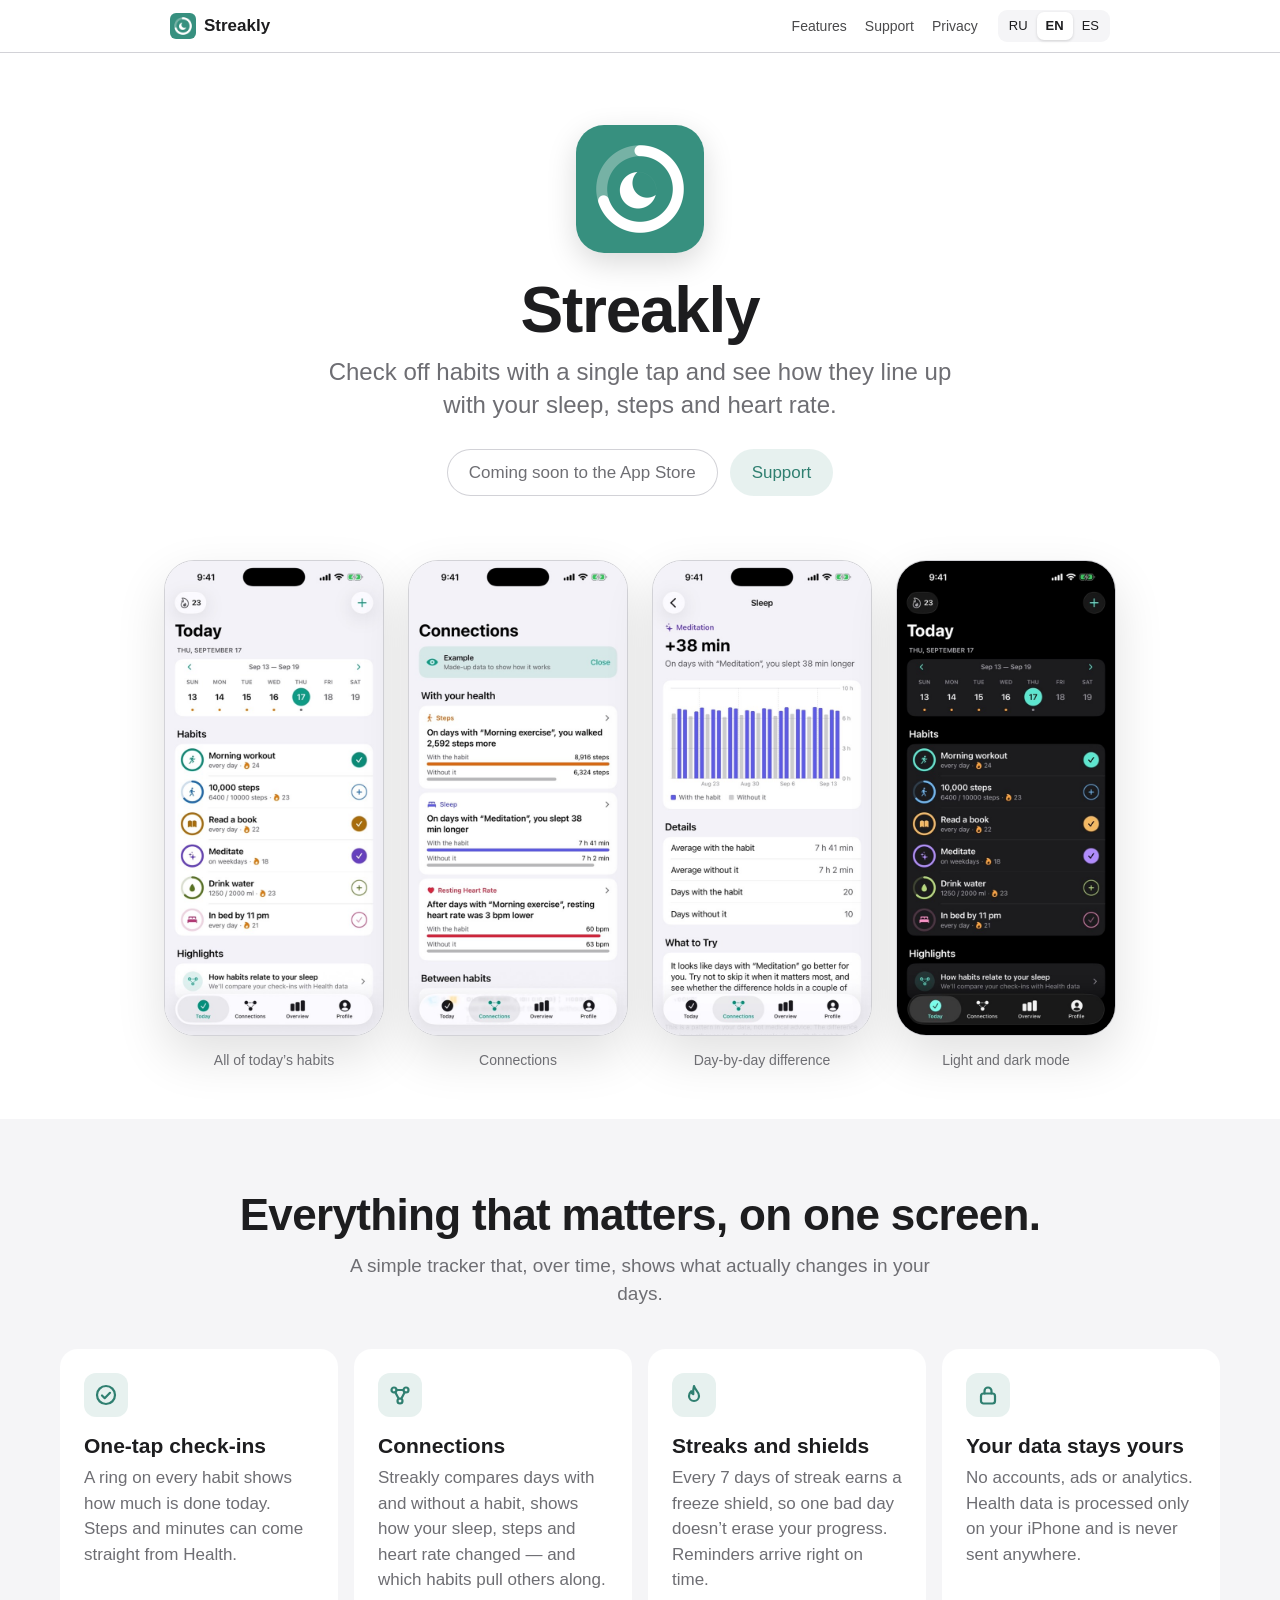
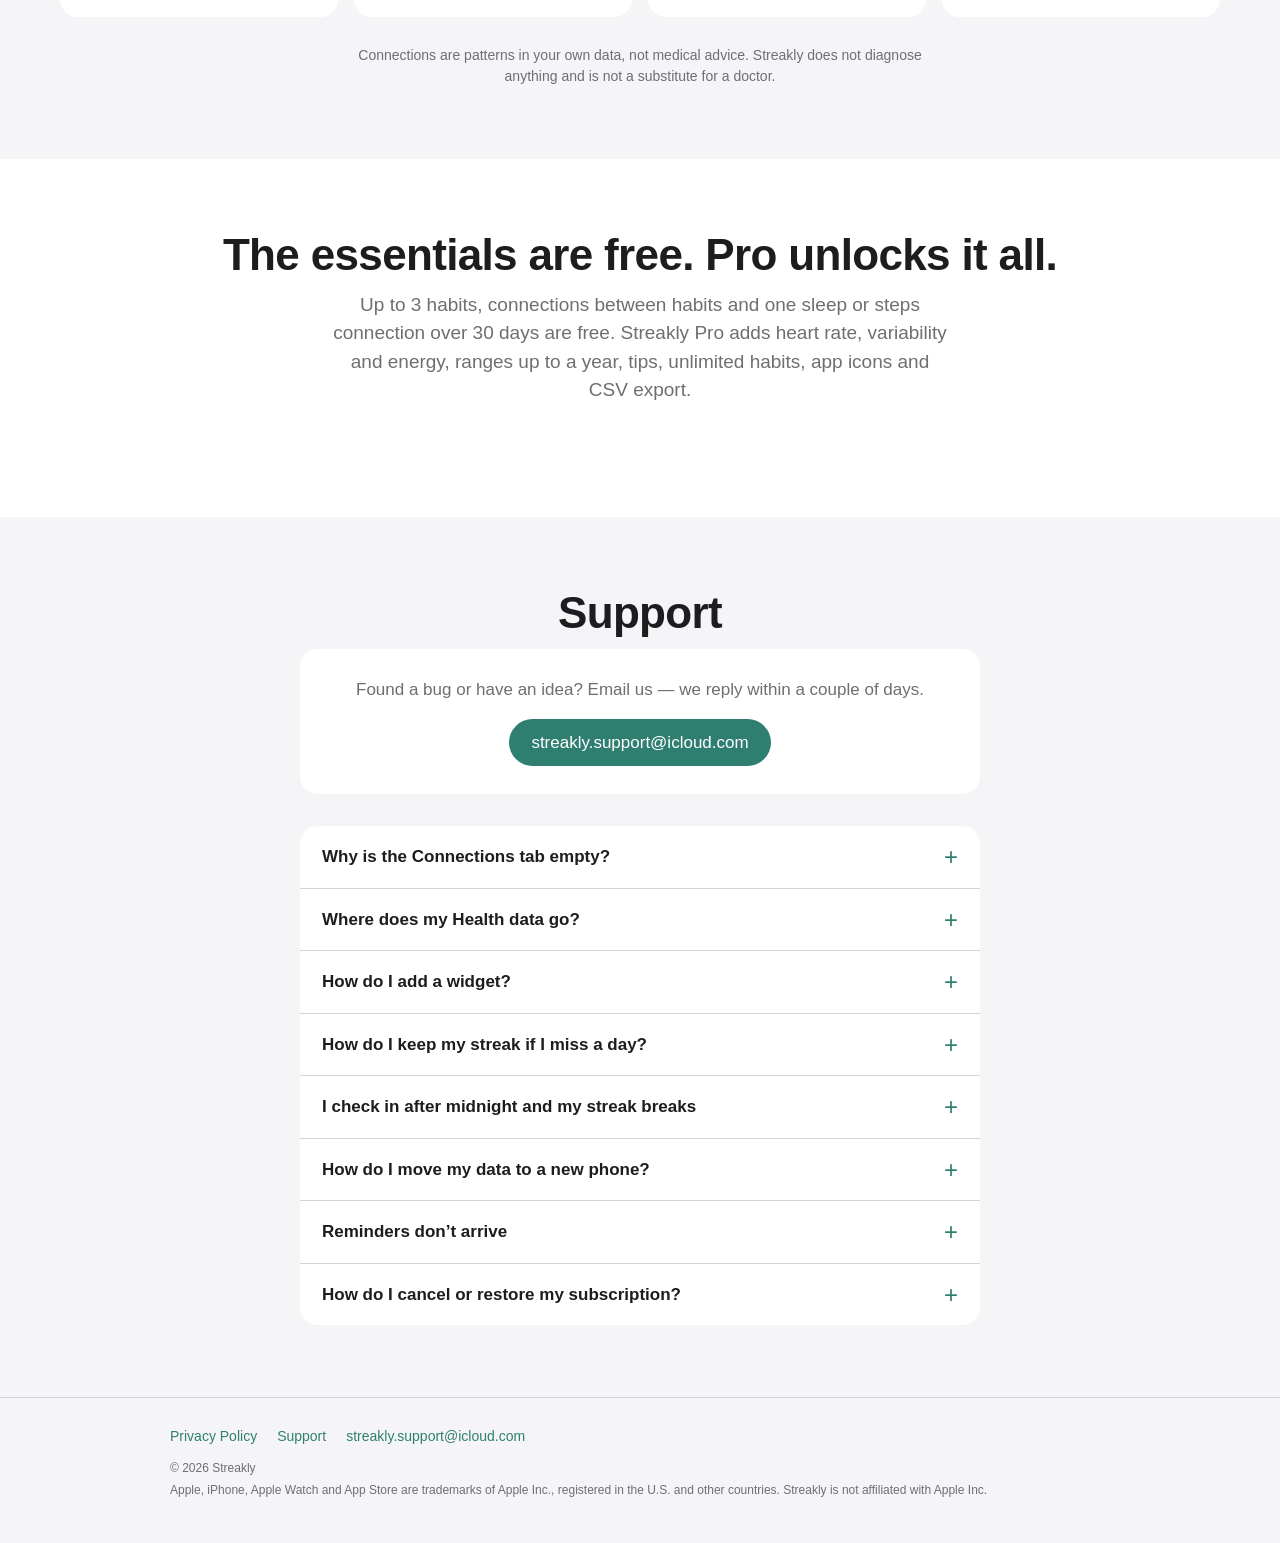
<file: index.html>
<!doctype html>
<!--
  Главная страница Streakly и страница поддержки для App Store
  (поле «URL поддержки»). Apple требует, чтобы на ней был способ
  связаться с разработчиком — это блок «Поддержка» ниже.
  Тексты на трёх языках, переключает их lang.js.
-->
<html lang="ru">
<head>
  <meta charset="utf-8">
  <meta name="viewport" content="width=device-width, initial-scale=1">
  <title>Streakly: Habits &amp; Sleep</title>
  <meta name="title-ru" content="Streakly — привычки и сон">
  <meta name="title-en" content="Streakly: Habits &amp; Sleep">
  <meta name="title-es" content="Streakly: hábitos y sueño">
  <meta name="description" content="Streakly — трекер привычек для iPhone. Отмечайте привычки и смотрите, как они совпадают со сном, шагами и пульсом.">
  <meta name="color-scheme" content="light dark">
  <link rel="icon" type="image/png" href="images/favicon.png">
  <link rel="apple-touch-icon" href="images/apple-touch-icon.png">
  <link rel="stylesheet" href="style.css">
  <script src="lang.js"></script>
</head>
<body>

<header class="nav">
  <div class="wrap">
    <a class="brand" href="index.html"><img src="images/favicon.png" alt="">Streakly</a>
    <nav class="nav-links">
      <a href="#features"><span data-lang="ru">Возможности</span><span data-lang="en">Features</span><span data-lang="es">Funciones</span></a>
      <a href="#support"><span data-lang="ru">Поддержка</span><span data-lang="en">Support</span><span data-lang="es">Soporte</span></a>
      <a href="privacy.html"><span data-lang="ru">Конфиденциальность</span><span data-lang="en">Privacy</span><span data-lang="es">Privacidad</span></a>
    </nav>
    <div class="lang-switch" role="group" aria-label="Language">
      <button type="button" data-set-lang="ru">RU</button>
      <button type="button" data-set-lang="en">EN</button>
      <button type="button" data-set-lang="es">ES</button>
    </div>
  </div>
</header>

<main>

  <!-- ===== Главный экран ===== -->
  <section class="hero">
    <div class="wrap">
      <img class="icon" src="images/icon-256.png" alt="Streakly">
      <div data-lang="ru">
        <h1>Streakly</h1>
        <p class="lead">Отмечайте привычки в одно касание и смотрите, как они совпадают с вашим сном, шагами и пульсом.</p>
        <div class="actions">
          <span class="button primary soon">Скоро в App Store</span>
          <a class="button secondary" href="#support">Поддержка</a>
        </div>
      </div>
      <div data-lang="en">
        <h1>Streakly</h1>
        <p class="lead">Check off habits with a single tap and see how they line up with your sleep, steps and heart rate.</p>
        <div class="actions">
          <span class="button primary soon">Coming soon to the App Store</span>
          <a class="button secondary" href="#support">Support</a>
        </div>
      </div>
      <div data-lang="es">
        <h1>Streakly</h1>
        <p class="lead">Marca tus hábitos con un toque y descubre cómo se relacionan con tu sueño, tus pasos y tu pulso.</p>
        <div class="actions">
          <span class="button primary soon">Muy pronto en el App Store</span>
          <a class="button secondary" href="#support">Soporte</a>
        </div>
      </div>
    </div>
  </section>

  <!-- ===== Экраны приложения ===== -->
  <div class="gallery" data-lang="ru">
    <figure><img src="images/ru-01-today.jpg" alt="Экран «Сегодня»" loading="lazy"><figcaption>Все привычки дня</figcaption></figure>
    <figure><img src="images/ru-02-connections.jpg" alt="Экран «Взаимосвязи»" loading="lazy"><figcaption>Взаимосвязи</figcaption></figure>
    <figure><img src="images/ru-03-connection-detail.jpg" alt="Подробности связи" loading="lazy"><figcaption>Разница по дням</figcaption></figure>
    <figure><img src="images/ru-05-today-dark.jpg" alt="Тёмная тема" loading="lazy"><figcaption>Светлая и тёмная тема</figcaption></figure>
  </div>
  <!-- Для испанского — английские экраны: они понятнее, чем русские -->
  <div class="gallery" data-lang="en">
    <figure><img src="images/en-01-today.jpg" alt="Today screen" loading="lazy"><figcaption>All of today’s habits</figcaption></figure>
    <figure><img src="images/en-02-connections.jpg" alt="Connections screen" loading="lazy"><figcaption>Connections</figcaption></figure>
    <figure><img src="images/en-03-connection-detail.jpg" alt="Connection details" loading="lazy"><figcaption>Day-by-day difference</figcaption></figure>
    <figure><img src="images/en-05-today-dark.jpg" alt="Dark mode" loading="lazy"><figcaption>Light and dark mode</figcaption></figure>
  </div>
  <div class="gallery" data-lang="es">
    <figure><img src="images/en-01-today.jpg" alt="Pantalla Hoy" loading="lazy"><figcaption>Todos los hábitos del día</figcaption></figure>
    <figure><img src="images/en-02-connections.jpg" alt="Pantalla Conexiones" loading="lazy"><figcaption>Conexiones</figcaption></figure>
    <figure><img src="images/en-03-connection-detail.jpg" alt="Detalle de una conexión" loading="lazy"><figcaption>La diferencia, día a día</figcaption></figure>
    <figure><img src="images/en-05-today-dark.jpg" alt="Modo oscuro" loading="lazy"><figcaption>Modo claro y oscuro</figcaption></figure>
  </div>

  <!-- ===== Возможности ===== -->
  <section class="section alt" id="features">
    <div class="wrap wide">

      <div data-lang="ru">
        <h2>Всё важное — на одном экране.</h2>
        <p class="section-lead">Простой трекер, который со временем показывает, что на самом деле меняется в ваших днях.</p>
      </div>
      <div data-lang="en">
        <h2>Everything that matters, on one screen.</h2>
        <p class="section-lead">A simple tracker that, over time, shows what actually changes in your days.</p>
      </div>
      <div data-lang="es">
        <h2>Lo importante, en una sola pantalla.</h2>
        <p class="section-lead">Un registro sencillo que, con el tiempo, te muestra qué cambia de verdad en tus días.</p>
      </div>

      <div class="grid">
        <div class="card">
          <!-- Иконки нарисованы вручную: символы SF Symbols нельзя использовать на сайтах -->
          <div class="symbol"><svg viewBox="0 0 24 24" fill="none" stroke="currentColor" stroke-width="2.2" stroke-linecap="round" stroke-linejoin="round"><circle cx="12" cy="12" r="9"/><path d="M8 12.5l2.7 2.7L16 9.8"/></svg></div>
          <div data-lang="ru"><h3>Отметка в одно касание</h3><p>Кольцо у каждой привычки показывает, сколько сделано за день. Шаги и минуты можно брать из «Здоровья».</p></div>
          <div data-lang="en"><h3>One-tap check-ins</h3><p>A ring on every habit shows how much is done today. Steps and minutes can come straight from Health.</p></div>
          <div data-lang="es"><h3>Marca con un toque</h3><p>El anillo de cada hábito muestra cuánto llevas hoy. Los pasos y los minutos pueden venir de la app Salud.</p></div>
        </div>

        <div class="card">
          <div class="symbol"><svg viewBox="0 0 24 24" fill="none" stroke="currentColor" stroke-width="2.2" stroke-linecap="round"><circle cx="6" cy="7" r="2.5"/><circle cx="18" cy="7" r="2.5"/><circle cx="12" cy="18" r="2.5"/><path d="M8.5 7h7M7.3 9.2l3.4 6.6M16.7 9.2l-3.4 6.6"/></svg></div>
          <div data-lang="ru"><h3>Взаимосвязи</h3><p>Streakly сравнивает дни с привычкой и без неё и показывает, как менялись сон, шаги и пульс — и какие привычки тянут за собой другие.</p></div>
          <div data-lang="en"><h3>Connections</h3><p>Streakly compares days with and without a habit, shows how your sleep, steps and heart rate changed — and which habits pull others along.</p></div>
          <div data-lang="es"><h3>Conexiones</h3><p>Streakly compara los días con y sin un hábito, te muestra cómo cambiaron tu sueño, tus pasos y tu pulso, y qué hábitos arrastran a otros.</p></div>
        </div>

        <div class="card">
          <div class="symbol"><svg viewBox="0 0 24 24" fill="none" stroke="currentColor" stroke-width="2.2" stroke-linecap="round" stroke-linejoin="round"><path d="M12 3c.5 3.5 5 5.5 5 10a5 5 0 0 1-10 0c0-2.2 1-3.6 2.2-4.8.3 1.6 1.1 2.6 2.1 3C11 8.5 11.3 5.5 12 3z"/></svg></div>
          <div data-lang="ru"><h3>Серии и щиты</h3><p>Каждые 7 дней серии дают щит заморозки: один неудачный день не обнулит прогресс. Напоминания приходят вовремя.</p></div>
          <div data-lang="en"><h3>Streaks and shields</h3><p>Every 7 days of streak earns a freeze shield, so one bad day doesn’t erase your progress. Reminders arrive right on time.</p></div>
          <div data-lang="es"><h3>Rachas y escudos</h3><p>Cada 7 días de racha ganas un escudo de congelación: un mal día no borra tu progreso. Los recordatorios llegan a tiempo.</p></div>
        </div>

        <div class="card">
          <div class="symbol"><svg viewBox="0 0 24 24" fill="none" stroke="currentColor" stroke-width="2.2" stroke-linecap="round" stroke-linejoin="round"><rect x="5" y="10.5" width="14" height="10" rx="2.5"/><path d="M8.5 10.5V8a3.5 3.5 0 0 1 7 0v2.5"/></svg></div>
          <div data-lang="ru"><h3>Данные остаются у вас</h3><p>Никаких аккаунтов, рекламы и аналитики. Данные «Здоровья» обрабатываются только на iPhone и никуда не отправляются.</p></div>
          <div data-lang="en"><h3>Your data stays yours</h3><p>No accounts, ads or analytics. Health data is processed only on your iPhone and is never sent anywhere.</p></div>
          <div data-lang="es"><h3>Tus datos son tuyos</h3><p>Sin cuentas, anuncios ni analítica. Los datos de Salud se procesan solo en tu iPhone y no se envían a ninguna parte.</p></div>
        </div>
      </div>

      <p class="note" data-lang="ru">Взаимосвязи — это совпадения в ваших данных, а не медицинский совет. Streakly не ставит диагнозов и не заменяет врача.</p>
      <p class="note" data-lang="en">Connections are patterns in your own data, not medical advice. Streakly does not diagnose anything and is not a substitute for a doctor.</p>
      <p class="note" data-lang="es">Las conexiones son coincidencias en tus datos, no consejos médicos. Streakly no realiza diagnósticos ni sustituye a un médico.</p>
    </div>
  </section>

  <!-- ===== Streakly Pro ===== -->
  <section class="section">
    <div class="wrap">
      <div data-lang="ru">
        <h2>Бесплатно — главное. В Pro — всё.</h2>
        <p class="section-lead">До 3 привычек, связи между привычками и одна связь со сном или шагами за 30 дней — бесплатно. Streakly Pro открывает пульс, вариабельность и энергию, периоды до года, советы, сколько угодно привычек, иконки и выгрузку в CSV.</p>
      </div>
      <div data-lang="en">
        <h2>The essentials are free. Pro unlocks it all.</h2>
        <p class="section-lead">Up to 3 habits, connections between habits and one sleep or steps connection over 30 days are free. Streakly Pro adds heart rate, variability and energy, ranges up to a year, tips, unlimited habits, app icons and CSV export.</p>
      </div>
      <div data-lang="es">
        <h2>Lo esencial es gratis. Pro lo abre todo.</h2>
        <p class="section-lead">Hasta 3 hábitos, las conexiones entre hábitos y una conexión con el sueño o los pasos en 30 días son gratis. Streakly Pro añade pulso, variabilidad y energía, periodos de hasta un año, consejos, hábitos ilimitados, iconos y exportación a CSV.</p>
      </div>
    </div>
  </section>

  <!-- ===== Поддержка ===== -->
  <section class="section alt" id="support">
    <div class="wrap narrow">

      <div data-lang="ru">
        <h2>Поддержка</h2>
        <div class="contact">
          <p>Нашли ошибку или есть идея? Напишите нам — отвечаем в течение пары дней.</p>
          <a class="button primary" href="mailto:streakly.support@icloud.com">streakly.support@icloud.com</a>
        </div>
        <div class="faq">
          <details><summary>Почему на вкладке «Взаимосвязи» пусто?</summary>
            <p>Для вывода нужно хотя бы 7 дней с привычкой и 7 дней без неё за выбранный период. Если данных «Здоровья» нет совсем, проверьте доступ: «Настройки» → «Здоровье» → «Доступ к данным и устройства» → Streakly. Сон записывают Apple Watch или режим сна на iPhone. Посмотреть, как всё работает, можно на примере — кнопка «Посмотреть на примере».</p></details>
          <details><summary>Куда уходят мои данные «Здоровья»?</summary>
            <p>Никуда. Сон, шаги, пульс и другие данные читаются и считаются прямо на iPhone, в iCloud и на серверы они не попадают. Подробнее — в <a href="privacy.html">политике конфиденциальности</a>.</p></details>
          <details><summary>Как добавить виджет?</summary>
            <p>Нажмите и удерживайте пустое место на экране «Домой» → «Изменить» → «Добавить виджет» → Streakly.</p></details>
          <details><summary>Как не потерять серию, если пропустил день?</summary>
            <p>За каждые 7 дней серии даётся щит заморозки. Он закрывает один пропущенный день. Если серия оборвалась вчера, её можно вернуть за щит на экране серии.</p></details>
          <details><summary>Отмечаю привычки после полуночи — серия обрывается</summary>
            <p>В настройках есть пункт «Когда заканчивается день». Сдвиньте границу, и поздние отметки зачтутся за прошедший день.</p></details>
          <details><summary>Как перенести данные на новый телефон?</summary>
            <p>Если на обоих телефонах выполнен вход в один iCloud, привычки перенесутся сами. Можно и вручную: «Настройки» → «Резервная копия» → сохраните файл, затем восстановите его на новом телефоне.</p></details>
          <details><summary>Не приходят напоминания</summary>
            <p>Проверьте, что уведомления разрешены: «Настройки» iPhone → «Уведомления» → Streakly. И что у привычки задано время напоминания.</p></details>
          <details><summary>Как отменить подписку или восстановить покупку?</summary>
            <p>Отменить: «Настройки» iPhone → ваше имя → «Подписки» → Streakly Pro. Восстановить на новом телефоне: откройте Streakly Pro в профиле и нажмите кнопку восстановления внизу экрана.</p></details>
        </div>
      </div>

      <div data-lang="en">
        <h2>Support</h2>
        <div class="contact">
          <p>Found a bug or have an idea? Email us — we reply within a couple of days.</p>
          <a class="button primary" href="mailto:streakly.support@icloud.com">streakly.support@icloud.com</a>
        </div>
        <div class="faq">
          <details><summary>Why is the Connections tab empty?</summary>
            <p>A connection needs at least 7 days with the habit and 7 days without it in the selected range. If there’s no Health data at all, check access in Settings → Health → Data Access &amp; Devices → Streakly. Sleep is recorded by Apple Watch or Sleep Focus on iPhone. To see how it works, tap “See an Example”.</p></details>
          <details><summary>Where does my Health data go?</summary>
            <p>Nowhere. Sleep, steps, heart rate and other Health data are read and processed right on your iPhone; they never go to iCloud or any server. See the <a href="privacy.html">privacy policy</a> for details.</p></details>
          <details><summary>How do I add a widget?</summary>
            <p>Touch and hold an empty area of the Home Screen → Edit → Add Widget → Streakly.</p></details>
          <details><summary>How do I keep my streak if I miss a day?</summary>
            <p>You get a freeze shield for every 7 days of streak. It covers one missed day. If your streak broke yesterday, you can restore it with a shield on the streak screen.</p></details>
          <details><summary>I check in after midnight and my streak breaks</summary>
            <p>Use the “When the day ends” setting. Move the boundary and late check-ins will count for the previous day.</p></details>
          <details><summary>How do I move my data to a new phone?</summary>
            <p>If both phones use the same iCloud account, your habits move over automatically. You can also do it manually: Settings → Backup → save the file, then restore it on the new phone.</p></details>
          <details><summary>Reminders don’t arrive</summary>
            <p>Make sure notifications are allowed in iPhone Settings → Notifications → Streakly, and that the habit has a reminder time set.</p></details>
          <details><summary>How do I cancel or restore my subscription?</summary>
            <p>To cancel: iPhone Settings → your name → Subscriptions → Streakly Pro. To restore on a new phone: open Streakly Pro from your profile and tap the restore button at the bottom of the screen.</p></details>
        </div>
      </div>

      <div data-lang="es">
        <h2>Soporte</h2>
        <div class="contact">
          <p>¿Has encontrado un error o tienes una idea? Escríbenos: respondemos en un par de días.</p>
          <a class="button primary" href="mailto:streakly.support@icloud.com">streakly.support@icloud.com</a>
        </div>
        <div class="faq">
          <details><summary>¿Por qué la pestaña Conexiones está vacía?</summary>
            <p>Hacen falta al menos 7 días con el hábito y 7 días sin él en el periodo elegido. Si no hay ningún dato de Salud, revisa el acceso en Ajustes → Salud → Acceso a datos y dispositivos → Streakly. El sueño lo registran el Apple Watch o el modo Sueño del iPhone. Para ver cómo funciona, pulsa «Ver un ejemplo».</p></details>
          <details><summary>¿Adónde van mis datos de Salud?</summary>
            <p>A ninguna parte. El sueño, los pasos, el pulso y otros datos de Salud se leen y se procesan en tu iPhone; nunca van a iCloud ni a ningún servidor. Más detalles en la <a href="privacy.html">política de privacidad</a>.</p></details>
          <details><summary>¿Cómo añado un widget?</summary>
            <p>Mantén pulsada una zona vacía de la pantalla de inicio → Editar → Añadir widget → Streakly.</p></details>
          <details><summary>¿Cómo conservo la racha si fallo un día?</summary>
            <p>Por cada 7 días de racha recibes un escudo de congelación. Cubre un día perdido. Si la racha se rompió ayer, puedes recuperarla con un escudo en la pantalla de racha.</p></details>
          <details><summary>Marco después de medianoche y la racha se rompe</summary>
            <p>Usa el ajuste «Cuándo termina el día». Mueve el límite y las marcas tardías contarán para el día anterior.</p></details>
          <details><summary>¿Cómo paso mis datos a un teléfono nuevo?</summary>
            <p>Si los dos teléfonos usan la misma cuenta de iCloud, tus hábitos pasan solos. También puedes hacerlo a mano: Ajustes → Copia de seguridad → guarda el archivo y restáuralo en el teléfono nuevo.</p></details>
          <details><summary>No llegan los recordatorios</summary>
            <p>Comprueba que las notificaciones están permitidas en Ajustes del iPhone → Notificaciones → Streakly, y que el hábito tiene una hora de recordatorio.</p></details>
          <details><summary>¿Cómo cancelo o restauro la suscripción?</summary>
            <p>Para cancelar: Ajustes del iPhone → tu nombre → Suscripciones → Streakly Pro. Para restaurar en un teléfono nuevo: abre Streakly Pro desde tu perfil y pulsa el botón de restaurar al final de la pantalla.</p></details>
        </div>
      </div>

    </div>
  </section>
</main>

<footer>
  <div class="wrap">
    <div class="links">
      <a href="privacy.html"><span data-lang="ru">Политика конфиденциальности</span><span data-lang="en">Privacy Policy</span><span data-lang="es">Política de privacidad</span></a>
      <a href="#support"><span data-lang="ru">Поддержка</span><span data-lang="en">Support</span><span data-lang="es">Soporte</span></a>
      <a href="mailto:streakly.support@icloud.com">streakly.support@icloud.com</a>
    </div>
    <p>© 2026 Streakly</p>
    <p data-lang="ru">Apple, iPhone, Apple Watch и App Store — товарные знаки Apple Inc., зарегистрированные в США и других странах. Streakly не связан с Apple Inc.</p>
    <p data-lang="en">Apple, iPhone, Apple Watch and App Store are trademarks of Apple Inc., registered in the U.S. and other countries. Streakly is not affiliated with Apple Inc.</p>
    <p data-lang="es">Apple, iPhone, Apple Watch y App Store son marcas comerciales de Apple Inc., registradas en EE. UU. y en otros países. Streakly no está afiliado a Apple Inc.</p>
  </div>
</footer>

</body>
</html>
</file>
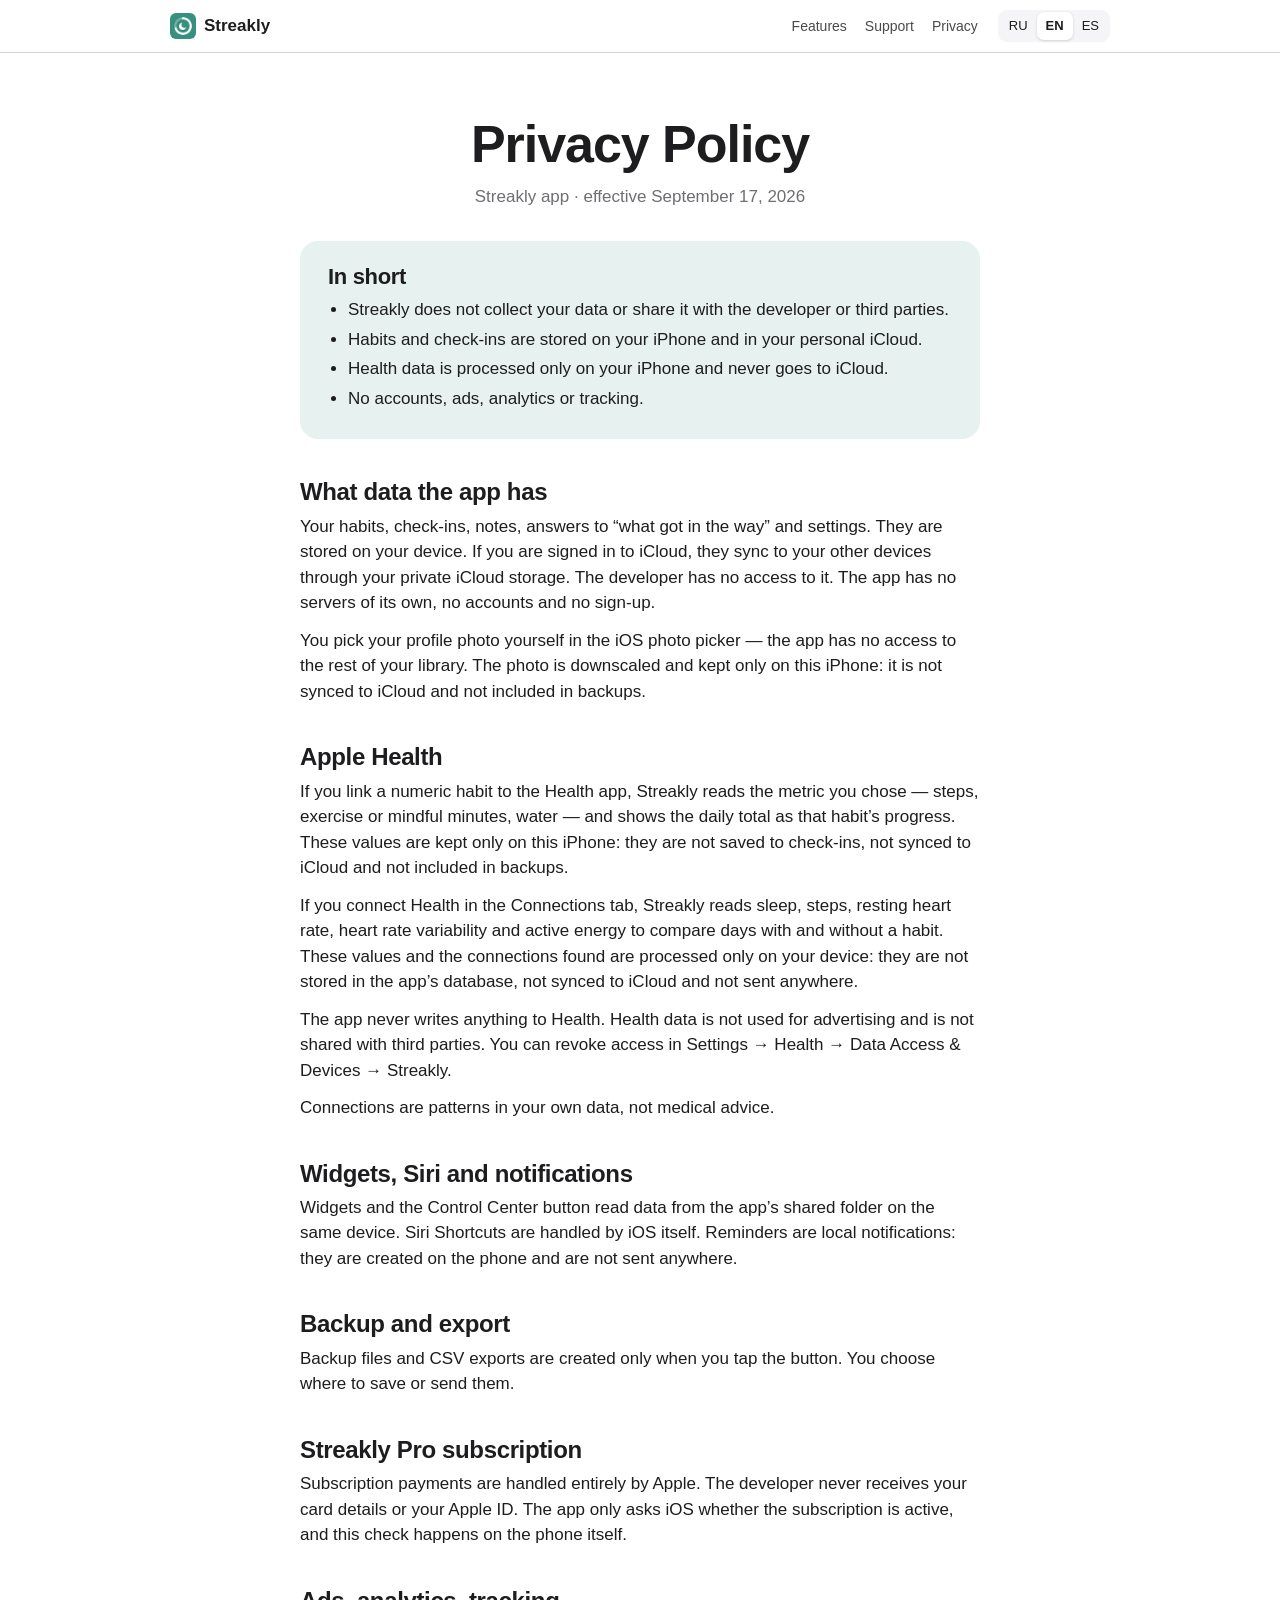
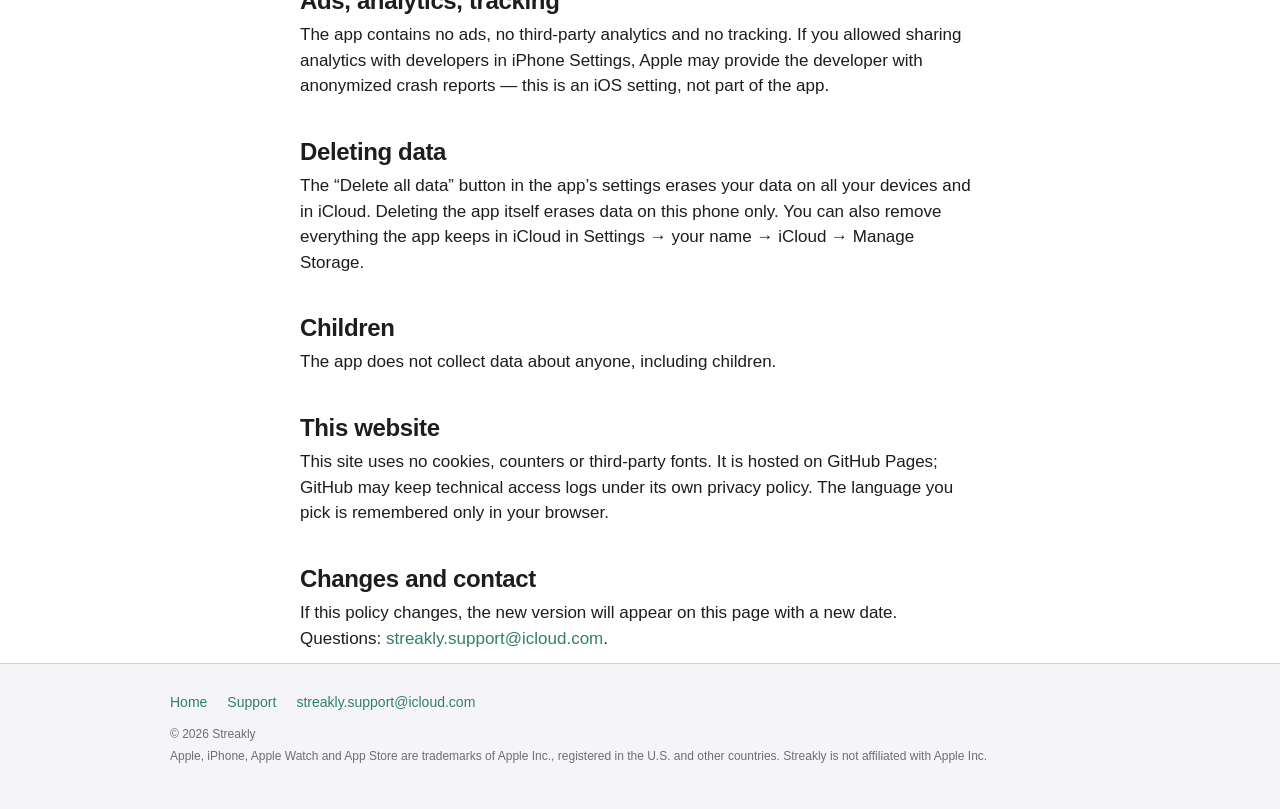
<file: privacy.html>
<!doctype html>
<!--
  Политика конфиденциальности для App Store. Ссылку на эту страницу
  вписываем в App Store Connect → Конфиденциальность приложения.
  Тексты на трёх языках, переключает их lang.js.
-->
<html lang="ru">
<head>
  <meta charset="utf-8">
  <meta name="viewport" content="width=device-width, initial-scale=1">
  <title>Streakly — Privacy Policy</title>
  <meta name="title-ru" content="Streakly — политика конфиденциальности">
  <meta name="title-en" content="Streakly — Privacy Policy">
  <meta name="title-es" content="Streakly — Política de privacidad">
  <meta name="color-scheme" content="light dark">
  <link rel="icon" type="image/png" href="images/favicon.png">
  <link rel="apple-touch-icon" href="images/apple-touch-icon.png">
  <link rel="stylesheet" href="style.css">
  <script src="lang.js"></script>
</head>
<body>

<header class="nav">
  <div class="wrap">
    <a class="brand" href="index.html"><img src="images/favicon.png" alt="">Streakly</a>
    <nav class="nav-links">
      <a href="index.html#features"><span data-lang="ru">Возможности</span><span data-lang="en">Features</span><span data-lang="es">Funciones</span></a>
      <a href="index.html#support"><span data-lang="ru">Поддержка</span><span data-lang="en">Support</span><span data-lang="es">Soporte</span></a>
      <a href="privacy.html"><span data-lang="ru">Конфиденциальность</span><span data-lang="en">Privacy</span><span data-lang="es">Privacidad</span></a>
    </nav>
    <div class="lang-switch" role="group" aria-label="Language">
      <button type="button" data-set-lang="ru">RU</button>
      <button type="button" data-set-lang="en">EN</button>
      <button type="button" data-set-lang="es">ES</button>
    </div>
  </div>
</header>

<main class="wrap narrow">

  <!-- ===================== Русский ===================== -->
  <article data-lang="ru">
    <div class="doc-header">
      <h1>Политика конфиденциальности</h1>
      <p>Приложение Streakly · действует с 17 сентября 2026 года</p>
    </div>

    <div class="summary">
      <h2>Коротко</h2>
      <ul>
        <li>Streakly не собирает ваши данные и не передаёт их разработчику или третьим лицам.</li>
        <li>Привычки и отметки хранятся на iPhone и в вашем личном iCloud.</li>
        <li>Данные «Здоровья» обрабатываются только на iPhone и не попадают в iCloud.</li>
        <li>Нет аккаунтов, рекламы, аналитики и отслеживания.</li>
      </ul>
    </div>

    <div class="doc">
      <h2>Какие данные есть в приложении</h2>
      <p>Привычки, отметки, заметки, ответы на вопрос «что помешало» и настройки. Они хранятся на вашем устройстве. Если на iPhone выполнен вход в iCloud, они синхронизируются с другими вашими устройствами через ваше личное хранилище iCloud. Доступа к нему у разработчика нет. У приложения нет своих серверов, аккаунтов и регистрации.</p>
      <p>Фото профиля вы выбираете сами в системном окне iOS — доступа ко всей медиатеке у приложения нет. Фото уменьшается и хранится только на этом iPhone: в iCloud и резервную копию оно не попадает.</p>

      <h2>Apple Health</h2>
      <p>Если вы свяжете числовую привычку с приложением «Здоровье», Streakly будет читать выбранный показатель — шаги, минуты тренировок или осознанности, выпитую воду — и показывать сумму за день в прогрессе этой привычки. Эти значения хранятся только на этом iPhone: в отметки привычек, iCloud и резервную копию они не попадают.</p>
      <p>Если вы подключите «Здоровье» на вкладке «Взаимосвязи», Streakly будет читать сон, шаги, пульс в покое, вариабельность пульса и активную энергию, чтобы сравнить дни с привычкой и без неё. Эти значения и найденные связи обрабатываются только на устройстве: они не сохраняются в базе приложения, не попадают в iCloud и никуда не отправляются.</p>
      <p>В «Здоровье» приложение ничего не записывает. Данные из «Здоровья» не используются для рекламы и не передаются третьим лицам. Отозвать доступ можно в «Настройки» → «Здоровье» → «Доступ к данным и устройства» → Streakly.</p>
      <p>Взаимосвязи — это совпадения в ваших данных, а не медицинский совет.</p>

      <h2>Виджеты, Siri и уведомления</h2>
      <p>Виджеты и кнопка в Пункте управления читают данные из общей папки приложения на том же устройстве. Команды Siri обрабатываются самой iOS. Напоминания — локальные уведомления: они создаются на телефоне и никуда не отправляются.</p>

      <h2>Резервная копия и выгрузка</h2>
      <p>Файл резервной копии и CSV-выгрузка создаются только по вашему нажатию. Куда их сохранить или отправить, выбираете вы сами.</p>

      <h2>Подписка Streakly Pro</h2>
      <p>Оплату подписки полностью проводит Apple. Разработчик не получает ни данных карты, ни вашего Apple ID. Приложение лишь спрашивает у iOS, действует ли подписка, — проверка идёт на самом телефоне.</p>

      <h2>Реклама, аналитика, отслеживание</h2>
      <p>В приложении нет рекламы, сторонних библиотек аналитики и отслеживания. Если в настройках iPhone вы разрешили делиться аналитикой с разработчиками, Apple может передать разработчику обезличенные отчёты о сбоях — это настройка iOS, а не приложения.</p>

      <h2>Удаление данных</h2>
      <p>Кнопка «Удалить все данные» в настройках приложения стирает данные на всех ваших устройствах и в iCloud. Удаление самого приложения стирает данные только на этом телефоне. Всё, что приложение хранит в iCloud, можно также удалить в «Настройки» → ваше имя → iCloud → «Управлять хранилищем».</p>

      <h2>Дети</h2>
      <p>Приложение не собирает данные ни о ком, в том числе о детях.</p>

      <h2>Этот сайт</h2>
      <p>На сайте нет cookie, счётчиков и сторонних шрифтов. Он размещён на GitHub Pages; GitHub может вести технические журналы посещений по своей политике конфиденциальности. Выбранный язык страницы запоминается только в вашем браузере.</p>

      <h2>Изменения и контакты</h2>
      <p>Если политика изменится, новая версия появится на этой странице с новой датой. Вопросы — на почту <a href="mailto:streakly.support@icloud.com">streakly.support@icloud.com</a>.</p>
    </div>
  </article>

  <!-- ===================== English ===================== -->
  <article data-lang="en">
    <div class="doc-header">
      <h1>Privacy Policy</h1>
      <p>Streakly app · effective September 17, 2026</p>
    </div>

    <div class="summary">
      <h2>In short</h2>
      <ul>
        <li>Streakly does not collect your data or share it with the developer or third parties.</li>
        <li>Habits and check-ins are stored on your iPhone and in your personal iCloud.</li>
        <li>Health data is processed only on your iPhone and never goes to iCloud.</li>
        <li>No accounts, ads, analytics or tracking.</li>
      </ul>
    </div>

    <div class="doc">
      <h2>What data the app has</h2>
      <p>Your habits, check-ins, notes, answers to “what got in the way” and settings. They are stored on your device. If you are signed in to iCloud, they sync to your other devices through your private iCloud storage. The developer has no access to it. The app has no servers of its own, no accounts and no sign-up.</p>
      <p>You pick your profile photo yourself in the iOS photo picker — the app has no access to the rest of your library. The photo is downscaled and kept only on this iPhone: it is not synced to iCloud and not included in backups.</p>

      <h2>Apple Health</h2>
      <p>If you link a numeric habit to the Health app, Streakly reads the metric you chose — steps, exercise or mindful minutes, water — and shows the daily total as that habit’s progress. These values are kept only on this iPhone: they are not saved to check-ins, not synced to iCloud and not included in backups.</p>
      <p>If you connect Health in the Connections tab, Streakly reads sleep, steps, resting heart rate, heart rate variability and active energy to compare days with and without a habit. These values and the connections found are processed only on your device: they are not stored in the app’s database, not synced to iCloud and not sent anywhere.</p>
      <p>The app never writes anything to Health. Health data is not used for advertising and is not shared with third parties. You can revoke access in Settings → Health → Data Access &amp; Devices → Streakly.</p>
      <p>Connections are patterns in your own data, not medical advice.</p>

      <h2>Widgets, Siri and notifications</h2>
      <p>Widgets and the Control Center button read data from the app’s shared folder on the same device. Siri Shortcuts are handled by iOS itself. Reminders are local notifications: they are created on the phone and are not sent anywhere.</p>

      <h2>Backup and export</h2>
      <p>Backup files and CSV exports are created only when you tap the button. You choose where to save or send them.</p>

      <h2>Streakly Pro subscription</h2>
      <p>Subscription payments are handled entirely by Apple. The developer never receives your card details or your Apple ID. The app only asks iOS whether the subscription is active, and this check happens on the phone itself.</p>

      <h2>Ads, analytics, tracking</h2>
      <p>The app contains no ads, no third-party analytics and no tracking. If you allowed sharing analytics with developers in iPhone Settings, Apple may provide the developer with anonymized crash reports — this is an iOS setting, not part of the app.</p>

      <h2>Deleting data</h2>
      <p>The “Delete all data” button in the app’s settings erases your data on all your devices and in iCloud. Deleting the app itself erases data on this phone only. You can also remove everything the app keeps in iCloud in Settings → your name → iCloud → Manage Storage.</p>

      <h2>Children</h2>
      <p>The app does not collect data about anyone, including children.</p>

      <h2>This website</h2>
      <p>This site uses no cookies, counters or third-party fonts. It is hosted on GitHub Pages; GitHub may keep technical access logs under its own privacy policy. The language you pick is remembered only in your browser.</p>

      <h2>Changes and contact</h2>
      <p>If this policy changes, the new version will appear on this page with a new date. Questions: <a href="mailto:streakly.support@icloud.com">streakly.support@icloud.com</a>.</p>
    </div>
  </article>

  <!-- ===================== Español ===================== -->
  <article data-lang="es">
    <div class="doc-header">
      <h1>Política de privacidad</h1>
      <p>App Streakly · vigente desde el 17 de septiembre de 2026</p>
    </div>

    <div class="summary">
      <h2>En resumen</h2>
      <ul>
        <li>Streakly no recopila tus datos ni los comparte con el desarrollador ni con terceros.</li>
        <li>Los hábitos y las marcas se guardan en tu iPhone y en tu iCloud personal.</li>
        <li>Los datos de Salud se procesan solo en tu iPhone y nunca van a iCloud.</li>
        <li>Sin cuentas, anuncios, analítica ni rastreo.</li>
      </ul>
    </div>

    <div class="doc">
      <h2>Qué datos hay en la app</h2>
      <p>Tus hábitos, marcas, notas, respuestas a «qué te lo impidió» y ajustes. Se guardan en tu dispositivo. Si has iniciado sesión en iCloud, se sincronizan con tus otros dispositivos a través de tu almacenamiento privado de iCloud. El desarrollador no tiene acceso a él. La app no tiene servidores propios, cuentas ni registro.</p>
      <p>Tú eliges la foto de perfil en el selector de fotos de iOS; la app no tiene acceso al resto de tu fototeca. La foto se reduce y se guarda solo en este iPhone: no se sincroniza con iCloud ni se incluye en las copias de seguridad.</p>

      <h2>Apple Health</h2>
      <p>Si vinculas un hábito numérico con la app Salud, Streakly lee el dato que elijas —pasos, minutos de ejercicio o de mindfulness, agua— y muestra el total del día como progreso de ese hábito. Estos valores se guardan solo en este iPhone: no se guardan en las marcas, no se sincronizan con iCloud ni se incluyen en las copias de seguridad.</p>
      <p>Si conectas Salud en la pestaña Conexiones, Streakly lee el sueño, los pasos, el pulso en reposo, la variabilidad de la frecuencia cardiaca y la energía activa para comparar los días con y sin un hábito. Estos valores y las conexiones encontradas se procesan solo en tu dispositivo: no se guardan en la base de datos de la app, no se sincronizan con iCloud y no se envían a ninguna parte.</p>
      <p>La app nunca escribe nada en Salud. Los datos de Salud no se usan para publicidad ni se comparten con terceros. Puedes retirar el acceso en Ajustes → Salud → Acceso a datos y dispositivos → Streakly.</p>
      <p>Las conexiones son coincidencias en tus datos, no consejos médicos.</p>

      <h2>Widgets, Siri y notificaciones</h2>
      <p>Los widgets y el botón del Centro de control leen los datos de la carpeta compartida de la app en el mismo dispositivo. Los atajos de Siri los gestiona el propio iOS. Los recordatorios son notificaciones locales: se crean en el teléfono y no se envían a ninguna parte.</p>

      <h2>Copia de seguridad y exportación</h2>
      <p>La copia de seguridad y la exportación a CSV solo se crean cuando pulsas el botón. Tú eliges dónde guardarlas o a quién enviarlas.</p>

      <h2>Suscripción Streakly Pro</h2>
      <p>Apple gestiona por completo el pago de la suscripción. El desarrollador no recibe los datos de tu tarjeta ni tu Apple ID. La app solo pregunta a iOS si la suscripción está activa, y esa comprobación se hace en el propio teléfono.</p>

      <h2>Anuncios, analítica, rastreo</h2>
      <p>La app no tiene anuncios, analítica de terceros ni rastreo. Si en los Ajustes del iPhone permitiste compartir análisis con los desarrolladores, Apple puede facilitar al desarrollador informes de fallos anónimos; es un ajuste de iOS, no de la app.</p>

      <h2>Borrar los datos</h2>
      <p>El botón «Eliminar todos los datos» de los ajustes de la app borra tus datos en todos tus dispositivos y en iCloud. Eliminar la app solo borra los datos de este teléfono. También puedes borrar lo que la app guarda en iCloud en Ajustes → tu nombre → iCloud → Gestionar almacenamiento.</p>

      <h2>Menores</h2>
      <p>La app no recopila datos de nadie, tampoco de menores.</p>

      <h2>Este sitio web</h2>
      <p>Este sitio no usa cookies, contadores ni fuentes de terceros. Está alojado en GitHub Pages; GitHub puede guardar registros técnicos de acceso según su propia política de privacidad. El idioma que eliges se recuerda solo en tu navegador.</p>

      <h2>Cambios y contacto</h2>
      <p>Si esta política cambia, la nueva versión aparecerá en esta página con una fecha nueva. Preguntas: <a href="mailto:streakly.support@icloud.com">streakly.support@icloud.com</a>.</p>
    </div>
  </article>
</main>

<footer>
  <div class="wrap">
    <div class="links">
      <a href="index.html"><span data-lang="ru">Главная</span><span data-lang="en">Home</span><span data-lang="es">Inicio</span></a>
      <a href="index.html#support"><span data-lang="ru">Поддержка</span><span data-lang="en">Support</span><span data-lang="es">Soporte</span></a>
      <a href="mailto:streakly.support@icloud.com">streakly.support@icloud.com</a>
    </div>
    <p>© 2026 Streakly</p>
    <p data-lang="ru">Apple, iPhone, Apple Watch и App Store — товарные знаки Apple Inc., зарегистрированные в США и других странах. Streakly не связан с Apple Inc.</p>
    <p data-lang="en">Apple, iPhone, Apple Watch and App Store are trademarks of Apple Inc., registered in the U.S. and other countries. Streakly is not affiliated with Apple Inc.</p>
    <p data-lang="es">Apple, iPhone, Apple Watch y App Store son marcas comerciales de Apple Inc., registradas en EE. UU. y en otros países. Streakly no está afiliado a Apple Inc.</p>
  </div>
</footer>

</body>
</html>
</file>
<file: style.css>
/*
  Общий стиль сайта Streakly. Системный шрифт и сдержанная палитра,
  как у страниц приложений на iPhone. Сторонних шрифтов и скриптов нет:
  сайт не делает запросов к чужим серверам.
*/

:root {
  --bg: #ffffff;
  --bg-alt: #f5f5f7;
  --card: #ffffff;
  --text: #1d1d1f;
  --muted: #6e6e73;
  --line: #d2d2d7;
  --accent: #2f7f70;
  --accent-soft: rgba(58, 143, 126, 0.12);
  --nav: rgba(255, 255, 255, 0.8);
  --shadow: 0 20px 50px rgba(0, 0, 0, 0.12);
}

@media (prefers-color-scheme: dark) {
  :root {
    --bg: #000000;
    --bg-alt: #111113;
    --card: #1c1c1e;
    --text: #f5f5f7;
    --muted: #a1a1a6;
    --line: #38383a;
    --accent: #5ee7d0;
    --accent-soft: rgba(94, 231, 208, 0.14);
    --nav: rgba(22, 22, 23, 0.8);
    --shadow: 0 20px 50px rgba(0, 0, 0, 0.6);
  }
}

* { box-sizing: border-box; }

html { scroll-behavior: smooth; scroll-padding-top: 64px; }

body {
  margin: 0;
  background: var(--bg);
  color: var(--text);
  font: 17px/1.5 -apple-system, BlinkMacSystemFont, "SF Pro Text", "Helvetica Neue", "Segoe UI", Roboto, sans-serif;
  -webkit-font-smoothing: antialiased;
}

a { color: var(--accent); text-decoration: none; }
a:hover { text-decoration: underline; }

img { max-width: 100%; display: block; }

.wrap { max-width: 980px; margin: 0 auto; padding: 0 20px; }
.narrow { max-width: 720px; }
/* Для ряда из четырёх карточек нужно больше места */
.wide { max-width: 1200px; }

/* ---------- Верхняя панель ---------- */

.nav {
  position: sticky;
  top: 0;
  z-index: 10;
  background: var(--nav);
  backdrop-filter: saturate(180%) blur(20px);
  -webkit-backdrop-filter: saturate(180%) blur(20px);
  border-bottom: 1px solid var(--line);
}

.nav .wrap {
  display: flex;
  align-items: center;
  gap: 20px;
  height: 52px;
}

.brand {
  display: flex;
  align-items: center;
  gap: 8px;
  color: var(--text);
  font-weight: 600;
}
.brand img { width: 26px; height: 26px; border-radius: 6px; }

.nav-links { display: flex; gap: 18px; margin-left: auto; font-size: 14px; }
.nav-links a { color: var(--text); opacity: 0.8; }
.nav-links a:hover { opacity: 1; text-decoration: none; }

/* Переключатель языка — сегменты, как в настройках iPhone */
.lang-switch {
  display: flex;
  background: var(--bg-alt);
  border-radius: 9px;
  padding: 2px;
  font-size: 13px;
}
.lang-switch button {
  border: 0;
  background: transparent;
  color: var(--text);
  font: inherit;
  padding: 4px 9px;
  border-radius: 7px;
  cursor: pointer;
}
.lang-switch button[aria-pressed="true"] {
  background: var(--card);
  box-shadow: 0 1px 3px rgba(0, 0, 0, 0.15);
  font-weight: 600;
}

/* На телефоне ссылки прячем: разделы и так идут друг за другом */
@media (max-width: 640px) {
  .nav-links { display: none; }
  .lang-switch { margin-left: auto; }
}

/* ---------- Языки ---------- */

/* Пока скрипт не выбрал язык (или он выключен), видны все три версии. */
/* Прячем чужие языки, а свой оставляем с обычным отображением —
   так работает и для блоков, и для коротких подписей внутри строки. */
html.lang-ready:not([data-show="ru"]) [data-lang="ru"],
html.lang-ready:not([data-show="en"]) [data-lang="en"],
html.lang-ready:not([data-show="es"]) [data-lang="es"] { display: none; }

/* ---------- Главный экран ---------- */

.hero { text-align: center; padding: 72px 0 40px; }

.hero .icon {
  width: 128px;
  height: 128px;
  margin: 0 auto 24px;
  border-radius: 28px;
  box-shadow: 0 10px 30px rgba(0, 0, 0, 0.15);
}

h1 {
  font-size: clamp(40px, 7vw, 64px);
  line-height: 1.05;
  letter-spacing: -0.02em;
  margin: 0 0 12px;
}

.lead {
  font-size: clamp(19px, 2.6vw, 24px);
  line-height: 1.35;
  color: var(--muted);
  max-width: 640px;
  margin: 0 auto 28px;
}

.actions { display: flex; gap: 12px; justify-content: center; flex-wrap: wrap; }

.button {
  display: inline-block;
  padding: 11px 22px;
  border-radius: 980px;
  font-size: 17px;
  font-weight: 500;
}
.button.primary { background: var(--accent); color: #fff; }
@media (prefers-color-scheme: dark) { .button.primary { color: #000; } }
.button.secondary { background: var(--accent-soft); color: var(--accent); }
.button:hover { text-decoration: none; opacity: 0.9; }
/* Приложения ещё нет в App Store — плашка без заливки, чтобы не казалась кнопкой.
   После выхода заменить на официальный значок App Store со ссылкой. */
.button.soon {
  cursor: default;
  background: transparent;
  color: var(--muted);
  box-shadow: inset 0 0 0 1px var(--line);
}
.button.soon:hover { opacity: 1; }

/* ---------- Галерея экранов ---------- */

.gallery {
  display: flex;
  gap: 24px;
  overflow-x: auto;
  scroll-snap-type: x mandatory;
  padding: 24px 20px 48px;
  justify-content: center;
}
.gallery figure { margin: 0; flex: 0 0 220px; scroll-snap-align: center; text-align: center; }
.gallery img {
  width: 100%;
  border-radius: 30px;
  border: 1px solid var(--line);
  box-shadow: var(--shadow);
}
.gallery figcaption { margin-top: 14px; font-size: 14px; color: var(--muted); }

/* На узком экране галерея листается пальцем */
@media (max-width: 1000px) {
  .gallery { justify-content: flex-start; }
}

/* ---------- Секции ---------- */

.section { padding: 72px 0; }
.section.alt { background: var(--bg-alt); }

h2 {
  font-size: clamp(30px, 4.5vw, 44px);
  line-height: 1.1;
  letter-spacing: -0.015em;
  margin: 0 0 12px;
  text-align: center;
}
.section-lead { text-align: center; color: var(--muted); font-size: 19px; max-width: 620px; margin: 0 auto 40px; }

/* Четыре карточки: в один ряд на компьютере, по две на планшете, одна колонка на телефоне */
.grid {
  display: grid;
  grid-template-columns: repeat(4, 1fr);
  gap: 16px;
}

@media (max-width: 1000px) {
  .grid { grid-template-columns: repeat(2, 1fr); }
}

@media (max-width: 640px) {
  .grid { grid-template-columns: 1fr; }
}

.card {
  background: var(--card);
  border-radius: 18px;
  padding: 24px;
}
.section:not(.alt) .card { background: var(--bg-alt); }

.card .symbol {
  width: 44px;
  height: 44px;
  border-radius: 12px;
  background: var(--accent-soft);
  color: var(--accent);
  display: grid;
  place-items: center;
  margin-bottom: 16px;
}
.card .symbol svg { width: 24px; height: 24px; }
.card h3 { font-size: 21px; margin: 0 0 6px; line-height: 1.25; }
.card p { margin: 0; color: var(--muted); }

.note { text-align: center; font-size: 14px; color: var(--muted); margin: 28px auto 0; max-width: 620px; }

/* ---------- Поддержка ---------- */

.contact {
  text-align: center;
  background: var(--card);
  border-radius: 18px;
  padding: 28px;
  margin-bottom: 32px;
}
.contact p { margin: 0 0 16px; color: var(--muted); }

.faq {
  background: var(--card);
  border-radius: 18px;
  overflow: hidden;
}
.faq details { border-top: 1px solid var(--line); }
.faq details:first-child { border-top: 0; }
.faq summary {
  list-style: none;
  cursor: pointer;
  padding: 18px 48px 18px 22px;
  font-weight: 600;
  position: relative;
}
.faq summary::-webkit-details-marker { display: none; }
/* Плюс справа превращается в минус, когда ответ открыт */
.faq summary::after {
  content: "+";
  position: absolute;
  right: 22px;
  top: 50%;
  transform: translateY(-50%);
  font-size: 24px;
  font-weight: 300;
  color: var(--accent);
}
.faq details[open] summary::after { content: "−"; }
.faq details p { margin: 0; padding: 0 22px 20px; color: var(--muted); }

/* ---------- Политика ---------- */

.doc-header { text-align: center; padding: 64px 0 32px; }
.doc-header h1 { font-size: clamp(36px, 6vw, 52px); }
.doc-header p { color: var(--muted); margin: 0; }

.summary {
  background: var(--accent-soft);
  border-radius: 18px;
  padding: 24px 28px;
  margin-bottom: 40px;
}
.summary h2 { text-align: left; font-size: 22px; margin: 0 0 8px; }
.summary ul { margin: 0; padding-left: 20px; }
.summary li { margin: 4px 0; }

.doc h2 { text-align: left; font-size: 24px; margin: 40px 0 8px; }
.doc p { margin: 0 0 12px; }

/* ---------- Подвал ---------- */

footer {
  background: var(--bg-alt);
  border-top: 1px solid var(--line);
  padding: 28px 0 40px;
  font-size: 12px;
  color: var(--muted);
}
footer .links { display: flex; flex-wrap: wrap; gap: 8px 20px; margin-bottom: 12px; font-size: 14px; }
footer p { margin: 4px 0; }
</file>
